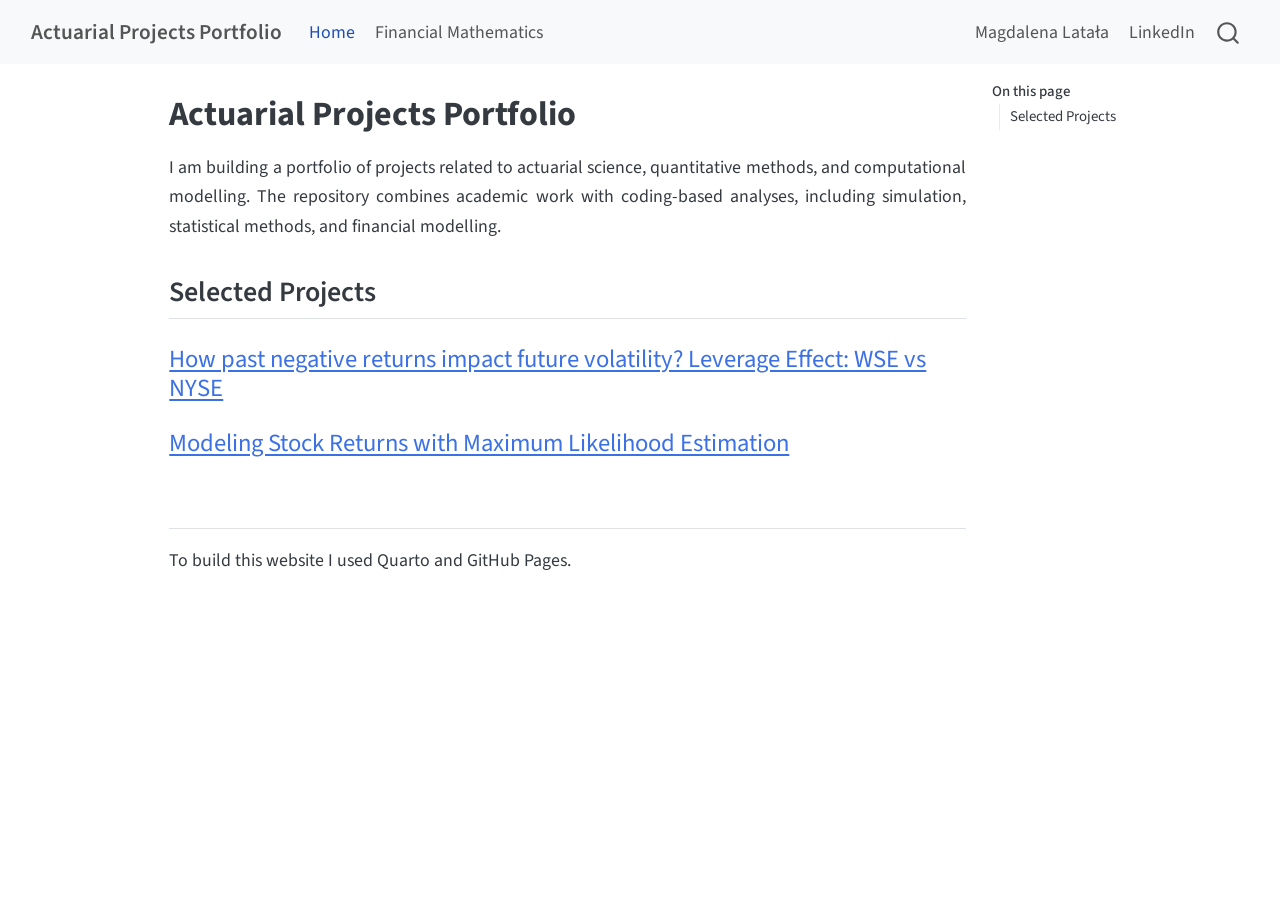
<file: docs/index.html>
<!DOCTYPE html>
<html xmlns="http://www.w3.org/1999/xhtml" lang="en" xml:lang="en"><head>

<meta charset="utf-8">
<meta name="generator" content="quarto-1.9.36">

<meta name="viewport" content="width=device-width, initial-scale=1.0, user-scalable=yes">


<title>Actuarial Projects Portfolio</title>
<style>
/* Default styles provided by pandoc.
** See https://pandoc.org/MANUAL.html#variables-for-html for config info.
*/
code{white-space: pre-wrap;}
span.smallcaps{font-variant: small-caps;}
div.columns{display: flex; gap: min(4vw, 1.5em);}
div.column{flex: auto; overflow-x: auto;}
div.hanging-indent{margin-left: 1.5em; text-indent: -1.5em;}
ul.task-list{list-style: none;}
ul.task-list li input[type="checkbox"] {
  width: 0.8em;
  margin: 0 0.8em 0.2em -1em; /* quarto-specific, see https://github.com/quarto-dev/quarto-cli/issues/4556 */ 
  vertical-align: middle;
}
</style>


<script src="site_libs/quarto-nav/quarto-nav.js"></script>
<script src="site_libs/quarto-nav/headroom.min.js"></script>
<script src="site_libs/clipboard/clipboard.min.js"></script>
<script src="site_libs/quarto-search/autocomplete.umd.js"></script>
<script src="site_libs/quarto-search/fuse.min.js"></script>
<script src="site_libs/quarto-search/quarto-search.js"></script>
<meta name="quarto:offset" content="./">
<script src="site_libs/quarto-html/quarto.js" type="module"></script>
<script src="site_libs/quarto-html/tabsets/tabsets.js" type="module"></script>
<script src="site_libs/quarto-html/popper.min.js"></script>
<script src="site_libs/quarto-html/tippy.umd.min.js"></script>
<script src="site_libs/quarto-html/anchor.min.js"></script>
<link href="site_libs/quarto-html/tippy.css" rel="stylesheet">
<link href="site_libs/quarto-html/quarto-syntax-highlighting-845c23b38eaddc0f92fda52bfe77a8c8.css" rel="stylesheet" id="quarto-text-highlighting-styles">
<script src="site_libs/bootstrap/bootstrap.min.js"></script>
<link href="site_libs/bootstrap/bootstrap-icons.css" rel="stylesheet">
<link href="site_libs/bootstrap/bootstrap-a0f9fd0d421825b736dc1bbcbcba2219.min.css" rel="stylesheet" append-hash="true" id="quarto-bootstrap" data-mode="light">
<script id="quarto-search-options" type="application/json">{
  "location": "navbar",
  "copy-button": false,
  "collapse-after": 3,
  "panel-placement": "end",
  "type": "overlay",
  "limit": 50,
  "keyboard-shortcut": [
    "f",
    "/",
    "s"
  ],
  "show-item-context": false,
  "language": {
    "search-no-results-text": "No results",
    "search-matching-documents-text": "matching documents",
    "search-copy-link-title": "Copy link to search",
    "search-hide-matches-text": "Hide additional matches",
    "search-more-match-text": "more match in this document",
    "search-more-matches-text": "more matches in this document",
    "search-clear-button-title": "Clear",
    "search-text-placeholder": "",
    "search-detached-cancel-button-title": "Cancel",
    "search-submit-button-title": "Submit",
    "search-label": "Search"
  }
}</script>


<link rel="stylesheet" href="styles.css">
</head>

<body class="nav-fixed quarto-light">

<div id="quarto-search-results"></div>
  <header id="quarto-header" class="headroom fixed-top">
    <nav class="navbar navbar-expand-lg " data-bs-theme="dark">
      <div class="navbar-container container-fluid">
      <div class="navbar-brand-container mx-auto">
    <a class="navbar-brand" href="./index.html">
    <span class="navbar-title">Actuarial Projects Portfolio</span>
    </a>
  </div>
            <div id="quarto-search" class="" title="Search"></div>
          <button class="navbar-toggler" type="button" data-bs-toggle="collapse" data-bs-target="#navbarCollapse" aria-controls="navbarCollapse" role="menu" aria-expanded="false" aria-label="Toggle navigation" onclick="if (window.quartoToggleHeadroom) { window.quartoToggleHeadroom(); }">
  <span class="navbar-toggler-icon"></span>
</button>
          <div class="collapse navbar-collapse" id="navbarCollapse">
            <ul class="navbar-nav navbar-nav-scroll me-auto">
  <li class="nav-item">
    <a class="nav-link active" href="./index.html" aria-current="page"> 
<span class="menu-text">Home</span></a>
  </li>  
  <li class="nav-item">
    <a class="nav-link" href="./projects/financial_mathematics.html"> 
<span class="menu-text">Financial Mathematics</span></a>
  </li>  
</ul>
            <ul class="navbar-nav navbar-nav-scroll ms-auto">
  <li class="nav-item">
    <span class="nav-link">
<span class="menu-text">Magdalena Latała</span>
    </span>
  </li>  
  <li class="nav-item">
    <a class="nav-link" href="https://www.linkedin.com/in/ma-latala"> 
<span class="menu-text">LinkedIn</span></a>
  </li>  
</ul>
          </div> <!-- /navcollapse -->
            <div class="quarto-navbar-tools">
</div>
      </div> <!-- /container-fluid -->
    </nav>
</header>
<!-- content -->
<div id="quarto-content" class="quarto-container page-columns page-rows-contents page-layout-article page-navbar">
<!-- sidebar -->
<!-- margin-sidebar -->
    <div id="quarto-margin-sidebar" class="sidebar margin-sidebar">
        <nav id="TOC" role="doc-toc" class="toc-active">
    <h2 id="toc-title">On this page</h2>
   
  <ul>
  <li><a href="#selected-projects" id="toc-selected-projects" class="nav-link active" data-scroll-target="#selected-projects">Selected Projects</a>
  <ul class="collapse">
  <li><a href="#how-past-negative-returns-impact-future-volatility-leverage-effect-wse-vs-nyse" id="toc-how-past-negative-returns-impact-future-volatility-leverage-effect-wse-vs-nyse" class="nav-link" data-scroll-target="#how-past-negative-returns-impact-future-volatility-leverage-effect-wse-vs-nyse">How past negative returns impact future volatility? Leverage Effect: WSE vs NYSE</a></li>
  <li><a href="#modeling-stock-returns-with-maximum-likelihood-estimation" id="toc-modeling-stock-returns-with-maximum-likelihood-estimation" class="nav-link" data-scroll-target="#modeling-stock-returns-with-maximum-likelihood-estimation">Modeling Stock Returns with Maximum Likelihood Estimation</a></li>
  </ul></li>
  <li><a href="#section" id="toc-section" class="nav-link" data-scroll-target="#section"></a></li>
  </ul>
</nav>
    </div>
<!-- main -->
<main class="content" id="quarto-document-content">

<header id="title-block-header" class="quarto-title-block default">
<div class="quarto-title">
<h1 class="title">Actuarial Projects Portfolio</h1>
</div>



<div class="quarto-title-meta">

    
  
    
  </div>
  


</header>


<p>I am building a portfolio of projects related to actuarial science, quantitative methods, and computational modelling. The repository combines academic work with coding-based analyses, including simulation, statistical methods, and financial modelling.</p>
<section id="selected-projects" class="level2">
<h2 class="anchored" data-anchor-id="selected-projects">Selected Projects</h2>
<section id="how-past-negative-returns-impact-future-volatility-leverage-effect-wse-vs-nyse" class="level3">
<h3 class="anchored" data-anchor-id="how-past-negative-returns-impact-future-volatility-leverage-effect-wse-vs-nyse"><a href="./projects/leverage_effect.html">How past negative returns impact future volatility? Leverage Effect: WSE vs NYSE</a></h3>
</section>
<section id="modeling-stock-returns-with-maximum-likelihood-estimation" class="level3">
<h3 class="anchored" data-anchor-id="modeling-stock-returns-with-maximum-likelihood-estimation"><a href="./projects/financial_mathematics/normal_vs_mixture/normal_vs_mixture.html">Modeling Stock Returns with Maximum Likelihood Estimation</a></h3>
</section>
</section>
<section id="section" class="level2">
<h2 class="anchored" data-anchor-id="section"></h2>
<p>To build this website I used Quarto and GitHub Pages.</p>


</section>

</main> <!-- /main -->
<script id="quarto-html-after-body" type="application/javascript">
  window.document.addEventListener("DOMContentLoaded", function (event) {
    const icon = "";
    const anchorJS = new window.AnchorJS();
    anchorJS.options = {
      placement: 'right',
      icon: icon
    };
    anchorJS.add('.anchored');
    const isCodeAnnotation = (el) => {
      for (const clz of el.classList) {
        if (clz.startsWith('code-annotation-')) {                     
          return true;
        }
      }
      return false;
    }
    const onCopySuccess = function(e) {
      // button target
      const button = e.trigger;
      // don't keep focus
      button.blur();
      // flash "checked"
      button.classList.add('code-copy-button-checked');
      var currentTitle = button.getAttribute("title");
      button.setAttribute("title", "Copied!");
      let tooltip;
      if (window.bootstrap) {
        button.setAttribute("data-bs-toggle", "tooltip");
        button.setAttribute("data-bs-placement", "left");
        button.setAttribute("data-bs-title", "Copied!");
        tooltip = new bootstrap.Tooltip(button, 
          { trigger: "manual", 
            customClass: "code-copy-button-tooltip",
            offset: [0, -8]});
        tooltip.show();    
      }
      setTimeout(function() {
        if (tooltip) {
          tooltip.hide();
          button.removeAttribute("data-bs-title");
          button.removeAttribute("data-bs-toggle");
          button.removeAttribute("data-bs-placement");
        }
        button.setAttribute("title", currentTitle);
        button.classList.remove('code-copy-button-checked');
      }, 1000);
      // clear code selection
      e.clearSelection();
    }
    const getTextToCopy = function(trigger) {
      const outerScaffold = trigger.parentElement.cloneNode(true);
      const codeEl = outerScaffold.querySelector('code');
      for (const childEl of codeEl.children) {
        if (isCodeAnnotation(childEl)) {
          childEl.remove();
        }
      }
      return codeEl.innerText;
    }
    const clipboard = new window.ClipboardJS('.code-copy-button:not([data-in-quarto-modal])', {
      text: getTextToCopy
    });
    clipboard.on('success', onCopySuccess);
    if (window.document.getElementById('quarto-embedded-source-code-modal')) {
      const clipboardModal = new window.ClipboardJS('.code-copy-button[data-in-quarto-modal]', {
        text: getTextToCopy,
        container: window.document.getElementById('quarto-embedded-source-code-modal')
      });
      clipboardModal.on('success', onCopySuccess);
    }
      var localhostRegex = new RegExp(/^(?:http|https):\/\/localhost\:?[0-9]*\//);
      var mailtoRegex = new RegExp(/^mailto:/);
        var filterRegex = new RegExp('/' + window.location.host + '/');
      var isInternal = (href) => {
          return filterRegex.test(href) || localhostRegex.test(href) || mailtoRegex.test(href);
      }
      // Inspect non-navigation links and adorn them if external
     var links = window.document.querySelectorAll('a[href]:not(.nav-link):not(.navbar-brand):not(.toc-action):not(.sidebar-link):not(.sidebar-item-toggle):not(.pagination-link):not(.no-external):not([aria-hidden]):not(.dropdown-item):not(.quarto-navigation-tool):not(.about-link)');
      for (var i=0; i<links.length; i++) {
        const link = links[i];
        if (!isInternal(link.href)) {
          // undo the damage that might have been done by quarto-nav.js in the case of
          // links that we want to consider external
          if (link.dataset.originalHref !== undefined) {
            link.href = link.dataset.originalHref;
          }
        }
      }
    function tippyHover(el, contentFn, onTriggerFn, onUntriggerFn) {
      const config = {
        allowHTML: true,
        maxWidth: 500,
        delay: 100,
        arrow: false,
        appendTo: function(el) {
            return el.parentElement;
        },
        interactive: true,
        interactiveBorder: 10,
        theme: 'quarto',
        placement: 'bottom-start',
      };
      if (contentFn) {
        config.content = contentFn;
      }
      if (onTriggerFn) {
        config.onTrigger = onTriggerFn;
      }
      if (onUntriggerFn) {
        config.onUntrigger = onUntriggerFn;
      }
      window.tippy(el, config); 
    }
    const noterefs = window.document.querySelectorAll('a[role="doc-noteref"]');
    for (var i=0; i<noterefs.length; i++) {
      const ref = noterefs[i];
      tippyHover(ref, function() {
        // use id or data attribute instead here
        let href = ref.getAttribute('data-footnote-href') || ref.getAttribute('href');
        try { href = new URL(href).hash; } catch {}
        const id = href.replace(/^#\/?/, "");
        const note = window.document.getElementById(id);
        if (note) {
          return note.innerHTML;
        } else {
          return "";
        }
      });
    }
    const xrefs = window.document.querySelectorAll('a.quarto-xref');
    const processXRef = (id, note) => {
      // Strip column container classes
      const stripColumnClz = (el) => {
        el.classList.remove("page-full", "page-columns");
        if (el.children) {
          for (const child of el.children) {
            stripColumnClz(child);
          }
        }
      }
      stripColumnClz(note)
      if (id === null || id.startsWith('sec-')) {
        // Special case sections, only their first couple elements
        const container = document.createElement("div");
        if (note.children && note.children.length > 2) {
          container.appendChild(note.children[0].cloneNode(true));
          for (let i = 1; i < note.children.length; i++) {
            const child = note.children[i];
            if (child.tagName === "P" && child.innerText === "") {
              continue;
            } else {
              container.appendChild(child.cloneNode(true));
              break;
            }
          }
          if (window.Quarto?.typesetMath) {
            window.Quarto.typesetMath(container);
          }
          return container.innerHTML
        } else {
          if (window.Quarto?.typesetMath) {
            window.Quarto.typesetMath(note);
          }
          return note.innerHTML;
        }
      } else {
        // Remove any anchor links if they are present
        const anchorLink = note.querySelector('a.anchorjs-link');
        if (anchorLink) {
          anchorLink.remove();
        }
        if (window.Quarto?.typesetMath) {
          window.Quarto.typesetMath(note);
        }
        if (note.classList.contains("callout")) {
          return note.outerHTML;
        } else {
          return note.innerHTML;
        }
      }
    }
    for (var i=0; i<xrefs.length; i++) {
      const xref = xrefs[i];
      tippyHover(xref, undefined, function(instance) {
        instance.disable();
        let url = xref.getAttribute('href');
        let hash = undefined; 
        if (url.startsWith('#')) {
          hash = url;
        } else {
          try { hash = new URL(url).hash; } catch {}
        }
        if (hash) {
          const id = hash.replace(/^#\/?/, "");
          const note = window.document.getElementById(id);
          if (note !== null) {
            try {
              const html = processXRef(id, note.cloneNode(true));
              instance.setContent(html);
            } finally {
              instance.enable();
              instance.show();
            }
          } else {
            // See if we can fetch this
            fetch(url.split('#')[0])
            .then(res => res.text())
            .then(html => {
              const parser = new DOMParser();
              const htmlDoc = parser.parseFromString(html, "text/html");
              const note = htmlDoc.getElementById(id);
              if (note !== null) {
                const html = processXRef(id, note);
                instance.setContent(html);
              } 
            }).finally(() => {
              instance.enable();
              instance.show();
            });
          }
        } else {
          // See if we can fetch a full url (with no hash to target)
          // This is a special case and we should probably do some content thinning / targeting
          fetch(url)
          .then(res => res.text())
          .then(html => {
            const parser = new DOMParser();
            const htmlDoc = parser.parseFromString(html, "text/html");
            const note = htmlDoc.querySelector('main.content');
            if (note !== null) {
              // This should only happen for chapter cross references
              // (since there is no id in the URL)
              // remove the first header
              if (note.children.length > 0 && note.children[0].tagName === "HEADER") {
                note.children[0].remove();
              }
              const html = processXRef(null, note);
              instance.setContent(html);
            } 
          }).finally(() => {
            instance.enable();
            instance.show();
          });
        }
      }, function(instance) {
      });
    }
        let selectedAnnoteEl;
        const selectorForAnnotation = ( cell, annotation) => {
          let cellAttr = 'data-code-cell="' + cell + '"';
          let lineAttr = 'data-code-annotation="' +  annotation + '"';
          const selector = 'span[' + cellAttr + '][' + lineAttr + ']';
          return selector;
        }
        const selectCodeLines = (annoteEl) => {
          const doc = window.document;
          const targetCell = annoteEl.getAttribute("data-target-cell");
          const targetAnnotation = annoteEl.getAttribute("data-target-annotation");
          const annoteSpan = window.document.querySelector(selectorForAnnotation(targetCell, targetAnnotation));
          const lines = annoteSpan.getAttribute("data-code-lines").split(",");
          const lineIds = lines.map((line) => {
            return targetCell + "-" + line;
          })
          let top = null;
          let height = null;
          let parent = null;
          if (lineIds.length > 0) {
              //compute the position of the single el (top and bottom and make a div)
              const el = window.document.getElementById(lineIds[0]);
              top = el.offsetTop;
              height = el.offsetHeight;
              parent = el.parentElement.parentElement;
            if (lineIds.length > 1) {
              const lastEl = window.document.getElementById(lineIds[lineIds.length - 1]);
              const bottom = lastEl.offsetTop + lastEl.offsetHeight;
              height = bottom - top;
            }
            if (top !== null && height !== null && parent !== null) {
              // cook up a div (if necessary) and position it 
              let div = window.document.getElementById("code-annotation-line-highlight");
              if (div === null) {
                div = window.document.createElement("div");
                div.setAttribute("id", "code-annotation-line-highlight");
                div.style.position = 'absolute';
                parent.appendChild(div);
              }
              div.style.top = top - 2 + "px";
              div.style.height = height + 4 + "px";
              div.style.left = 0;
              let gutterDiv = window.document.getElementById("code-annotation-line-highlight-gutter");
              if (gutterDiv === null) {
                gutterDiv = window.document.createElement("div");
                gutterDiv.setAttribute("id", "code-annotation-line-highlight-gutter");
                gutterDiv.style.position = 'absolute';
                const codeCell = window.document.getElementById(targetCell);
                const gutter = codeCell.querySelector('.code-annotation-gutter');
                gutter.appendChild(gutterDiv);
              }
              gutterDiv.style.top = top - 2 + "px";
              gutterDiv.style.height = height + 4 + "px";
            }
            selectedAnnoteEl = annoteEl;
          }
        };
        const unselectCodeLines = () => {
          const elementsIds = ["code-annotation-line-highlight", "code-annotation-line-highlight-gutter"];
          elementsIds.forEach((elId) => {
            const div = window.document.getElementById(elId);
            if (div) {
              div.remove();
            }
          });
          selectedAnnoteEl = undefined;
        };
          // Handle positioning of the toggle
      window.addEventListener(
        "resize",
        throttle(() => {
          elRect = undefined;
          if (selectedAnnoteEl) {
            selectCodeLines(selectedAnnoteEl);
          }
        }, 10)
      );
      function throttle(fn, ms) {
      let throttle = false;
      let timer;
        return (...args) => {
          if(!throttle) { // first call gets through
              fn.apply(this, args);
              throttle = true;
          } else { // all the others get throttled
              if(timer) clearTimeout(timer); // cancel #2
              timer = setTimeout(() => {
                fn.apply(this, args);
                timer = throttle = false;
              }, ms);
          }
        };
      }
        // Attach click handler to the DT
        const annoteDls = window.document.querySelectorAll('dt[data-target-cell]');
        for (const annoteDlNode of annoteDls) {
          annoteDlNode.addEventListener('click', (event) => {
            const clickedEl = event.target;
            if (clickedEl !== selectedAnnoteEl) {
              unselectCodeLines();
              const activeEl = window.document.querySelector('dt[data-target-cell].code-annotation-active');
              if (activeEl) {
                activeEl.classList.remove('code-annotation-active');
              }
              selectCodeLines(clickedEl);
              clickedEl.classList.add('code-annotation-active');
            } else {
              // Unselect the line
              unselectCodeLines();
              clickedEl.classList.remove('code-annotation-active');
            }
          });
        }
    const findCites = (el) => {
      const parentEl = el.parentElement;
      if (parentEl) {
        const cites = parentEl.dataset.cites;
        if (cites) {
          return {
            el,
            cites: cites.split(' ')
          };
        } else {
          return findCites(el.parentElement)
        }
      } else {
        return undefined;
      }
    };
    var bibliorefs = window.document.querySelectorAll('a[role="doc-biblioref"]');
    for (var i=0; i<bibliorefs.length; i++) {
      const ref = bibliorefs[i];
      const citeInfo = findCites(ref);
      if (citeInfo) {
        tippyHover(citeInfo.el, function() {
          var popup = window.document.createElement('div');
          citeInfo.cites.forEach(function(cite) {
            var citeDiv = window.document.createElement('div');
            citeDiv.classList.add('hanging-indent');
            citeDiv.classList.add('csl-entry');
            var biblioDiv = window.document.getElementById('ref-' + cite);
            if (biblioDiv) {
              citeDiv.innerHTML = biblioDiv.innerHTML;
            }
            popup.appendChild(citeDiv);
          });
          return popup.innerHTML;
        });
      }
    }
  });
  </script>
</div> <!-- /content -->




</body></html>
</file>
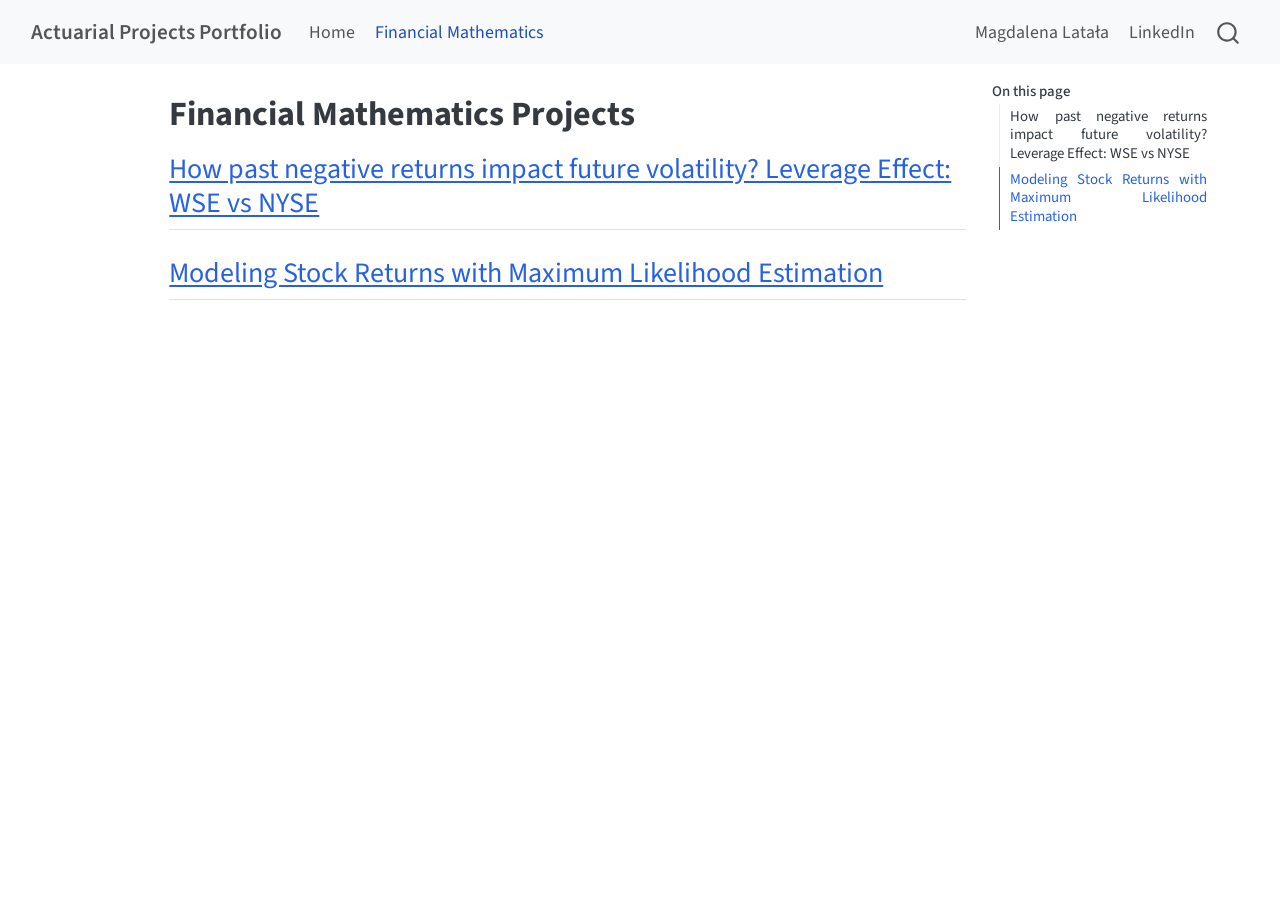
<file: docs/projects/financial_mathematics.html>
<!DOCTYPE html>
<html xmlns="http://www.w3.org/1999/xhtml" lang="en" xml:lang="en"><head>

<meta charset="utf-8">
<meta name="generator" content="quarto-1.9.36">

<meta name="viewport" content="width=device-width, initial-scale=1.0, user-scalable=yes">


<title>Financial Mathematics Projects – Actuarial Projects Portfolio</title>
<style>
/* Default styles provided by pandoc.
** See https://pandoc.org/MANUAL.html#variables-for-html for config info.
*/
code{white-space: pre-wrap;}
span.smallcaps{font-variant: small-caps;}
div.columns{display: flex; gap: min(4vw, 1.5em);}
div.column{flex: auto; overflow-x: auto;}
div.hanging-indent{margin-left: 1.5em; text-indent: -1.5em;}
ul.task-list{list-style: none;}
ul.task-list li input[type="checkbox"] {
  width: 0.8em;
  margin: 0 0.8em 0.2em -1em; /* quarto-specific, see https://github.com/quarto-dev/quarto-cli/issues/4556 */ 
  vertical-align: middle;
}
</style>


<script src="../site_libs/quarto-nav/quarto-nav.js"></script>
<script src="../site_libs/quarto-nav/headroom.min.js"></script>
<script src="../site_libs/clipboard/clipboard.min.js"></script>
<script src="../site_libs/quarto-search/autocomplete.umd.js"></script>
<script src="../site_libs/quarto-search/fuse.min.js"></script>
<script src="../site_libs/quarto-search/quarto-search.js"></script>
<meta name="quarto:offset" content="../">
<script src="../site_libs/quarto-html/quarto.js" type="module"></script>
<script src="../site_libs/quarto-html/tabsets/tabsets.js" type="module"></script>
<script src="../site_libs/quarto-html/popper.min.js"></script>
<script src="../site_libs/quarto-html/tippy.umd.min.js"></script>
<script src="../site_libs/quarto-html/anchor.min.js"></script>
<link href="../site_libs/quarto-html/tippy.css" rel="stylesheet">
<link href="../site_libs/quarto-html/quarto-syntax-highlighting-845c23b38eaddc0f92fda52bfe77a8c8.css" rel="stylesheet" id="quarto-text-highlighting-styles">
<script src="../site_libs/bootstrap/bootstrap.min.js"></script>
<link href="../site_libs/bootstrap/bootstrap-icons.css" rel="stylesheet">
<link href="../site_libs/bootstrap/bootstrap-a0f9fd0d421825b736dc1bbcbcba2219.min.css" rel="stylesheet" append-hash="true" id="quarto-bootstrap" data-mode="light">
<script id="quarto-search-options" type="application/json">{
  "location": "navbar",
  "copy-button": false,
  "collapse-after": 3,
  "panel-placement": "end",
  "type": "overlay",
  "limit": 50,
  "keyboard-shortcut": [
    "f",
    "/",
    "s"
  ],
  "show-item-context": false,
  "language": {
    "search-no-results-text": "No results",
    "search-matching-documents-text": "matching documents",
    "search-copy-link-title": "Copy link to search",
    "search-hide-matches-text": "Hide additional matches",
    "search-more-match-text": "more match in this document",
    "search-more-matches-text": "more matches in this document",
    "search-clear-button-title": "Clear",
    "search-text-placeholder": "",
    "search-detached-cancel-button-title": "Cancel",
    "search-submit-button-title": "Submit",
    "search-label": "Search"
  }
}</script>


<link rel="stylesheet" href="../styles.css">
</head>

<body class="nav-fixed quarto-light">

<div id="quarto-search-results"></div>
  <header id="quarto-header" class="headroom fixed-top">
    <nav class="navbar navbar-expand-lg " data-bs-theme="dark">
      <div class="navbar-container container-fluid">
      <div class="navbar-brand-container mx-auto">
    <a class="navbar-brand" href="../index.html">
    <span class="navbar-title">Actuarial Projects Portfolio</span>
    </a>
  </div>
            <div id="quarto-search" class="" title="Search"></div>
          <button class="navbar-toggler" type="button" data-bs-toggle="collapse" data-bs-target="#navbarCollapse" aria-controls="navbarCollapse" role="menu" aria-expanded="false" aria-label="Toggle navigation" onclick="if (window.quartoToggleHeadroom) { window.quartoToggleHeadroom(); }">
  <span class="navbar-toggler-icon"></span>
</button>
          <div class="collapse navbar-collapse" id="navbarCollapse">
            <ul class="navbar-nav navbar-nav-scroll me-auto">
  <li class="nav-item">
    <a class="nav-link" href="../index.html"> 
<span class="menu-text">Home</span></a>
  </li>  
  <li class="nav-item">
    <a class="nav-link active" href="../projects/financial_mathematics.html" aria-current="page"> 
<span class="menu-text">Financial Mathematics</span></a>
  </li>  
</ul>
            <ul class="navbar-nav navbar-nav-scroll ms-auto">
  <li class="nav-item">
    <span class="nav-link">
<span class="menu-text">Magdalena Latała</span>
    </span>
  </li>  
  <li class="nav-item">
    <a class="nav-link" href="https://www.linkedin.com/in/ma-latala"> 
<span class="menu-text">LinkedIn</span></a>
  </li>  
</ul>
          </div> <!-- /navcollapse -->
            <div class="quarto-navbar-tools">
</div>
      </div> <!-- /container-fluid -->
    </nav>
</header>
<!-- content -->
<div id="quarto-content" class="quarto-container page-columns page-rows-contents page-layout-article page-navbar">
<!-- sidebar -->
<!-- margin-sidebar -->
    <div id="quarto-margin-sidebar" class="sidebar margin-sidebar">
        <nav id="TOC" role="doc-toc" class="toc-active">
    <h2 id="toc-title">On this page</h2>
   
  <ul>
  <li><a href="#how-past-negative-returns-impact-future-volatility-leverage-effect-wse-vs-nyse" id="toc-how-past-negative-returns-impact-future-volatility-leverage-effect-wse-vs-nyse" class="nav-link active" data-scroll-target="#how-past-negative-returns-impact-future-volatility-leverage-effect-wse-vs-nyse">How past negative returns impact future volatility? Leverage Effect: WSE vs NYSE</a></li>
  <li><a href="#modeling-stock-returns-with-maximum-likelihood-estimation" id="toc-modeling-stock-returns-with-maximum-likelihood-estimation" class="nav-link" data-scroll-target="#modeling-stock-returns-with-maximum-likelihood-estimation">Modeling Stock Returns with Maximum Likelihood Estimation</a></li>
  </ul>
</nav>
    </div>
<!-- main -->
<main class="content" id="quarto-document-content">

<header id="title-block-header" class="quarto-title-block default">
<div class="quarto-title">
<h1 class="title">Financial Mathematics Projects</h1>
</div>



<div class="quarto-title-meta">

    
  
    
  </div>
  


</header>


<section id="how-past-negative-returns-impact-future-volatility-leverage-effect-wse-vs-nyse" class="level2">
<h2 class="anchored" data-anchor-id="how-past-negative-returns-impact-future-volatility-leverage-effect-wse-vs-nyse"><a href="../projects/leverage_effect.html">How past negative returns impact future volatility? Leverage Effect: WSE vs NYSE</a></h2>
</section>
<section id="modeling-stock-returns-with-maximum-likelihood-estimation" class="level2">
<h2 class="anchored" data-anchor-id="modeling-stock-returns-with-maximum-likelihood-estimation"><a href="../projects/financial_mathematics/normal_vs_mixture/normal_vs_mixture.html">Modeling Stock Returns with Maximum Likelihood Estimation</a></h2>


</section>

</main> <!-- /main -->
<script id="quarto-html-after-body" type="application/javascript">
  window.document.addEventListener("DOMContentLoaded", function (event) {
    const icon = "";
    const anchorJS = new window.AnchorJS();
    anchorJS.options = {
      placement: 'right',
      icon: icon
    };
    anchorJS.add('.anchored');
    const isCodeAnnotation = (el) => {
      for (const clz of el.classList) {
        if (clz.startsWith('code-annotation-')) {                     
          return true;
        }
      }
      return false;
    }
    const onCopySuccess = function(e) {
      // button target
      const button = e.trigger;
      // don't keep focus
      button.blur();
      // flash "checked"
      button.classList.add('code-copy-button-checked');
      var currentTitle = button.getAttribute("title");
      button.setAttribute("title", "Copied!");
      let tooltip;
      if (window.bootstrap) {
        button.setAttribute("data-bs-toggle", "tooltip");
        button.setAttribute("data-bs-placement", "left");
        button.setAttribute("data-bs-title", "Copied!");
        tooltip = new bootstrap.Tooltip(button, 
          { trigger: "manual", 
            customClass: "code-copy-button-tooltip",
            offset: [0, -8]});
        tooltip.show();    
      }
      setTimeout(function() {
        if (tooltip) {
          tooltip.hide();
          button.removeAttribute("data-bs-title");
          button.removeAttribute("data-bs-toggle");
          button.removeAttribute("data-bs-placement");
        }
        button.setAttribute("title", currentTitle);
        button.classList.remove('code-copy-button-checked');
      }, 1000);
      // clear code selection
      e.clearSelection();
    }
    const getTextToCopy = function(trigger) {
      const outerScaffold = trigger.parentElement.cloneNode(true);
      const codeEl = outerScaffold.querySelector('code');
      for (const childEl of codeEl.children) {
        if (isCodeAnnotation(childEl)) {
          childEl.remove();
        }
      }
      return codeEl.innerText;
    }
    const clipboard = new window.ClipboardJS('.code-copy-button:not([data-in-quarto-modal])', {
      text: getTextToCopy
    });
    clipboard.on('success', onCopySuccess);
    if (window.document.getElementById('quarto-embedded-source-code-modal')) {
      const clipboardModal = new window.ClipboardJS('.code-copy-button[data-in-quarto-modal]', {
        text: getTextToCopy,
        container: window.document.getElementById('quarto-embedded-source-code-modal')
      });
      clipboardModal.on('success', onCopySuccess);
    }
      var localhostRegex = new RegExp(/^(?:http|https):\/\/localhost\:?[0-9]*\//);
      var mailtoRegex = new RegExp(/^mailto:/);
        var filterRegex = new RegExp('/' + window.location.host + '/');
      var isInternal = (href) => {
          return filterRegex.test(href) || localhostRegex.test(href) || mailtoRegex.test(href);
      }
      // Inspect non-navigation links and adorn them if external
     var links = window.document.querySelectorAll('a[href]:not(.nav-link):not(.navbar-brand):not(.toc-action):not(.sidebar-link):not(.sidebar-item-toggle):not(.pagination-link):not(.no-external):not([aria-hidden]):not(.dropdown-item):not(.quarto-navigation-tool):not(.about-link)');
      for (var i=0; i<links.length; i++) {
        const link = links[i];
        if (!isInternal(link.href)) {
          // undo the damage that might have been done by quarto-nav.js in the case of
          // links that we want to consider external
          if (link.dataset.originalHref !== undefined) {
            link.href = link.dataset.originalHref;
          }
        }
      }
    function tippyHover(el, contentFn, onTriggerFn, onUntriggerFn) {
      const config = {
        allowHTML: true,
        maxWidth: 500,
        delay: 100,
        arrow: false,
        appendTo: function(el) {
            return el.parentElement;
        },
        interactive: true,
        interactiveBorder: 10,
        theme: 'quarto',
        placement: 'bottom-start',
      };
      if (contentFn) {
        config.content = contentFn;
      }
      if (onTriggerFn) {
        config.onTrigger = onTriggerFn;
      }
      if (onUntriggerFn) {
        config.onUntrigger = onUntriggerFn;
      }
      window.tippy(el, config); 
    }
    const noterefs = window.document.querySelectorAll('a[role="doc-noteref"]');
    for (var i=0; i<noterefs.length; i++) {
      const ref = noterefs[i];
      tippyHover(ref, function() {
        // use id or data attribute instead here
        let href = ref.getAttribute('data-footnote-href') || ref.getAttribute('href');
        try { href = new URL(href).hash; } catch {}
        const id = href.replace(/^#\/?/, "");
        const note = window.document.getElementById(id);
        if (note) {
          return note.innerHTML;
        } else {
          return "";
        }
      });
    }
    const xrefs = window.document.querySelectorAll('a.quarto-xref');
    const processXRef = (id, note) => {
      // Strip column container classes
      const stripColumnClz = (el) => {
        el.classList.remove("page-full", "page-columns");
        if (el.children) {
          for (const child of el.children) {
            stripColumnClz(child);
          }
        }
      }
      stripColumnClz(note)
      if (id === null || id.startsWith('sec-')) {
        // Special case sections, only their first couple elements
        const container = document.createElement("div");
        if (note.children && note.children.length > 2) {
          container.appendChild(note.children[0].cloneNode(true));
          for (let i = 1; i < note.children.length; i++) {
            const child = note.children[i];
            if (child.tagName === "P" && child.innerText === "") {
              continue;
            } else {
              container.appendChild(child.cloneNode(true));
              break;
            }
          }
          if (window.Quarto?.typesetMath) {
            window.Quarto.typesetMath(container);
          }
          return container.innerHTML
        } else {
          if (window.Quarto?.typesetMath) {
            window.Quarto.typesetMath(note);
          }
          return note.innerHTML;
        }
      } else {
        // Remove any anchor links if they are present
        const anchorLink = note.querySelector('a.anchorjs-link');
        if (anchorLink) {
          anchorLink.remove();
        }
        if (window.Quarto?.typesetMath) {
          window.Quarto.typesetMath(note);
        }
        if (note.classList.contains("callout")) {
          return note.outerHTML;
        } else {
          return note.innerHTML;
        }
      }
    }
    for (var i=0; i<xrefs.length; i++) {
      const xref = xrefs[i];
      tippyHover(xref, undefined, function(instance) {
        instance.disable();
        let url = xref.getAttribute('href');
        let hash = undefined; 
        if (url.startsWith('#')) {
          hash = url;
        } else {
          try { hash = new URL(url).hash; } catch {}
        }
        if (hash) {
          const id = hash.replace(/^#\/?/, "");
          const note = window.document.getElementById(id);
          if (note !== null) {
            try {
              const html = processXRef(id, note.cloneNode(true));
              instance.setContent(html);
            } finally {
              instance.enable();
              instance.show();
            }
          } else {
            // See if we can fetch this
            fetch(url.split('#')[0])
            .then(res => res.text())
            .then(html => {
              const parser = new DOMParser();
              const htmlDoc = parser.parseFromString(html, "text/html");
              const note = htmlDoc.getElementById(id);
              if (note !== null) {
                const html = processXRef(id, note);
                instance.setContent(html);
              } 
            }).finally(() => {
              instance.enable();
              instance.show();
            });
          }
        } else {
          // See if we can fetch a full url (with no hash to target)
          // This is a special case and we should probably do some content thinning / targeting
          fetch(url)
          .then(res => res.text())
          .then(html => {
            const parser = new DOMParser();
            const htmlDoc = parser.parseFromString(html, "text/html");
            const note = htmlDoc.querySelector('main.content');
            if (note !== null) {
              // This should only happen for chapter cross references
              // (since there is no id in the URL)
              // remove the first header
              if (note.children.length > 0 && note.children[0].tagName === "HEADER") {
                note.children[0].remove();
              }
              const html = processXRef(null, note);
              instance.setContent(html);
            } 
          }).finally(() => {
            instance.enable();
            instance.show();
          });
        }
      }, function(instance) {
      });
    }
        let selectedAnnoteEl;
        const selectorForAnnotation = ( cell, annotation) => {
          let cellAttr = 'data-code-cell="' + cell + '"';
          let lineAttr = 'data-code-annotation="' +  annotation + '"';
          const selector = 'span[' + cellAttr + '][' + lineAttr + ']';
          return selector;
        }
        const selectCodeLines = (annoteEl) => {
          const doc = window.document;
          const targetCell = annoteEl.getAttribute("data-target-cell");
          const targetAnnotation = annoteEl.getAttribute("data-target-annotation");
          const annoteSpan = window.document.querySelector(selectorForAnnotation(targetCell, targetAnnotation));
          const lines = annoteSpan.getAttribute("data-code-lines").split(",");
          const lineIds = lines.map((line) => {
            return targetCell + "-" + line;
          })
          let top = null;
          let height = null;
          let parent = null;
          if (lineIds.length > 0) {
              //compute the position of the single el (top and bottom and make a div)
              const el = window.document.getElementById(lineIds[0]);
              top = el.offsetTop;
              height = el.offsetHeight;
              parent = el.parentElement.parentElement;
            if (lineIds.length > 1) {
              const lastEl = window.document.getElementById(lineIds[lineIds.length - 1]);
              const bottom = lastEl.offsetTop + lastEl.offsetHeight;
              height = bottom - top;
            }
            if (top !== null && height !== null && parent !== null) {
              // cook up a div (if necessary) and position it 
              let div = window.document.getElementById("code-annotation-line-highlight");
              if (div === null) {
                div = window.document.createElement("div");
                div.setAttribute("id", "code-annotation-line-highlight");
                div.style.position = 'absolute';
                parent.appendChild(div);
              }
              div.style.top = top - 2 + "px";
              div.style.height = height + 4 + "px";
              div.style.left = 0;
              let gutterDiv = window.document.getElementById("code-annotation-line-highlight-gutter");
              if (gutterDiv === null) {
                gutterDiv = window.document.createElement("div");
                gutterDiv.setAttribute("id", "code-annotation-line-highlight-gutter");
                gutterDiv.style.position = 'absolute';
                const codeCell = window.document.getElementById(targetCell);
                const gutter = codeCell.querySelector('.code-annotation-gutter');
                gutter.appendChild(gutterDiv);
              }
              gutterDiv.style.top = top - 2 + "px";
              gutterDiv.style.height = height + 4 + "px";
            }
            selectedAnnoteEl = annoteEl;
          }
        };
        const unselectCodeLines = () => {
          const elementsIds = ["code-annotation-line-highlight", "code-annotation-line-highlight-gutter"];
          elementsIds.forEach((elId) => {
            const div = window.document.getElementById(elId);
            if (div) {
              div.remove();
            }
          });
          selectedAnnoteEl = undefined;
        };
          // Handle positioning of the toggle
      window.addEventListener(
        "resize",
        throttle(() => {
          elRect = undefined;
          if (selectedAnnoteEl) {
            selectCodeLines(selectedAnnoteEl);
          }
        }, 10)
      );
      function throttle(fn, ms) {
      let throttle = false;
      let timer;
        return (...args) => {
          if(!throttle) { // first call gets through
              fn.apply(this, args);
              throttle = true;
          } else { // all the others get throttled
              if(timer) clearTimeout(timer); // cancel #2
              timer = setTimeout(() => {
                fn.apply(this, args);
                timer = throttle = false;
              }, ms);
          }
        };
      }
        // Attach click handler to the DT
        const annoteDls = window.document.querySelectorAll('dt[data-target-cell]');
        for (const annoteDlNode of annoteDls) {
          annoteDlNode.addEventListener('click', (event) => {
            const clickedEl = event.target;
            if (clickedEl !== selectedAnnoteEl) {
              unselectCodeLines();
              const activeEl = window.document.querySelector('dt[data-target-cell].code-annotation-active');
              if (activeEl) {
                activeEl.classList.remove('code-annotation-active');
              }
              selectCodeLines(clickedEl);
              clickedEl.classList.add('code-annotation-active');
            } else {
              // Unselect the line
              unselectCodeLines();
              clickedEl.classList.remove('code-annotation-active');
            }
          });
        }
    const findCites = (el) => {
      const parentEl = el.parentElement;
      if (parentEl) {
        const cites = parentEl.dataset.cites;
        if (cites) {
          return {
            el,
            cites: cites.split(' ')
          };
        } else {
          return findCites(el.parentElement)
        }
      } else {
        return undefined;
      }
    };
    var bibliorefs = window.document.querySelectorAll('a[role="doc-biblioref"]');
    for (var i=0; i<bibliorefs.length; i++) {
      const ref = bibliorefs[i];
      const citeInfo = findCites(ref);
      if (citeInfo) {
        tippyHover(citeInfo.el, function() {
          var popup = window.document.createElement('div');
          citeInfo.cites.forEach(function(cite) {
            var citeDiv = window.document.createElement('div');
            citeDiv.classList.add('hanging-indent');
            citeDiv.classList.add('csl-entry');
            var biblioDiv = window.document.getElementById('ref-' + cite);
            if (biblioDiv) {
              citeDiv.innerHTML = biblioDiv.innerHTML;
            }
            popup.appendChild(citeDiv);
          });
          return popup.innerHTML;
        });
      }
    }
  });
  </script>
</div> <!-- /content -->




</body></html>
</file>
<file: docs/site_libs/quarto-html/tippy.css>
.tippy-box[data-animation=fade][data-state=hidden]{opacity:0}[data-tippy-root]{max-width:calc(100vw - 10px)}.tippy-box{position:relative;background-color:#333;color:#fff;border-radius:4px;font-size:14px;line-height:1.4;white-space:normal;outline:0;transition-property:transform,visibility,opacity}.tippy-box[data-placement^=top]>.tippy-arrow{bottom:0}.tippy-box[data-placement^=top]>.tippy-arrow:before{bottom:-7px;left:0;border-width:8px 8px 0;border-top-color:initial;transform-origin:center top}.tippy-box[data-placement^=bottom]>.tippy-arrow{top:0}.tippy-box[data-placement^=bottom]>.tippy-arrow:before{top:-7px;left:0;border-width:0 8px 8px;border-bottom-color:initial;transform-origin:center bottom}.tippy-box[data-placement^=left]>.tippy-arrow{right:0}.tippy-box[data-placement^=left]>.tippy-arrow:before{border-width:8px 0 8px 8px;border-left-color:initial;right:-7px;transform-origin:center left}.tippy-box[data-placement^=right]>.tippy-arrow{left:0}.tippy-box[data-placement^=right]>.tippy-arrow:before{left:-7px;border-width:8px 8px 8px 0;border-right-color:initial;transform-origin:center right}.tippy-box[data-inertia][data-state=visible]{transition-timing-function:cubic-bezier(.54,1.5,.38,1.11)}.tippy-arrow{width:16px;height:16px;color:#333}.tippy-arrow:before{content:"";position:absolute;border-color:transparent;border-style:solid}.tippy-content{position:relative;padding:5px 9px;z-index:1}
</file>
<file: docs/site_libs/quarto-html/quarto-syntax-highlighting-845c23b38eaddc0f92fda52bfe77a8c8.css>
/* quarto syntax highlight colors */
:root {
  --quarto-hl-ot-color: #003B4F;
  --quarto-hl-at-color: #657422;
  --quarto-hl-ss-color: #20794D;
  --quarto-hl-an-color: #5E5E5E;
  --quarto-hl-fu-color: #4758AB;
  --quarto-hl-st-color: #20794D;
  --quarto-hl-cf-color: #003B4F;
  --quarto-hl-op-color: #5E5E5E;
  --quarto-hl-er-color: #AD0000;
  --quarto-hl-bn-color: #AD0000;
  --quarto-hl-al-color: #AD0000;
  --quarto-hl-va-color: #111111;
  --quarto-hl-bu-color: inherit;
  --quarto-hl-ex-color: inherit;
  --quarto-hl-pp-color: #AD0000;
  --quarto-hl-in-color: #5E5E5E;
  --quarto-hl-vs-color: #20794D;
  --quarto-hl-wa-color: #5E5E5E;
  --quarto-hl-do-color: #5E5E5E;
  --quarto-hl-im-color: #00769E;
  --quarto-hl-ch-color: #20794D;
  --quarto-hl-dt-color: #AD0000;
  --quarto-hl-fl-color: #AD0000;
  --quarto-hl-co-color: #5E5E5E;
  --quarto-hl-cv-color: #5E5E5E;
  --quarto-hl-cn-color: #8f5902;
  --quarto-hl-sc-color: #5E5E5E;
  --quarto-hl-dv-color: #AD0000;
  --quarto-hl-kw-color: #003B4F;
}

/* other quarto variables */
:root {
  --quarto-font-monospace: SFMono-Regular, Menlo, Monaco, Consolas, "Liberation Mono", "Courier New", monospace;
}

/* syntax highlight based on Pandoc's rules */
pre > code.sourceCode > span {
  color: #003B4F;
}

code.sourceCode > span {
  color: #003B4F;
}

div.sourceCode,
div.sourceCode pre.sourceCode {
  color: #003B4F;
}

/* Normal */
code span {
  color: #003B4F;
}

/* Alert */
code span.al {
  color: #AD0000;
  font-style: inherit;
}

/* Annotation */
code span.an {
  color: #5E5E5E;
  font-style: inherit;
}

/* Attribute */
code span.at {
  color: #657422;
  font-style: inherit;
}

/* BaseN */
code span.bn {
  color: #AD0000;
  font-style: inherit;
}

/* BuiltIn */
code span.bu {
  font-style: inherit;
}

/* ControlFlow */
code span.cf {
  color: #003B4F;
  font-weight: bold;
  font-style: inherit;
}

/* Char */
code span.ch {
  color: #20794D;
  font-style: inherit;
}

/* Constant */
code span.cn {
  color: #8f5902;
  font-style: inherit;
}

/* Comment */
code span.co {
  color: #5E5E5E;
  font-style: inherit;
}

/* CommentVar */
code span.cv {
  color: #5E5E5E;
  font-style: italic;
}

/* Documentation */
code span.do {
  color: #5E5E5E;
  font-style: italic;
}

/* DataType */
code span.dt {
  color: #AD0000;
  font-style: inherit;
}

/* DecVal */
code span.dv {
  color: #AD0000;
  font-style: inherit;
}

/* Error */
code span.er {
  color: #AD0000;
  font-style: inherit;
}

/* Extension */
code span.ex {
  font-style: inherit;
}

/* Float */
code span.fl {
  color: #AD0000;
  font-style: inherit;
}

/* Function */
code span.fu {
  color: #4758AB;
  font-style: inherit;
}

/* Import */
code span.im {
  color: #00769E;
  font-style: inherit;
}

/* Information */
code span.in {
  color: #5E5E5E;
  font-style: inherit;
}

/* Keyword */
code span.kw {
  color: #003B4F;
  font-weight: bold;
  font-style: inherit;
}

/* Operator */
code span.op {
  color: #5E5E5E;
  font-style: inherit;
}

/* Other */
code span.ot {
  color: #003B4F;
  font-style: inherit;
}

/* Preprocessor */
code span.pp {
  color: #AD0000;
  font-style: inherit;
}

/* SpecialChar */
code span.sc {
  color: #5E5E5E;
  font-style: inherit;
}

/* SpecialString */
code span.ss {
  color: #20794D;
  font-style: inherit;
}

/* String */
code span.st {
  color: #20794D;
  font-style: inherit;
}

/* Variable */
code span.va {
  color: #111111;
  font-style: inherit;
}

/* VerbatimString */
code span.vs {
  color: #20794D;
  font-style: inherit;
}

/* Warning */
code span.wa {
  color: #5E5E5E;
  font-style: italic;
}

.prevent-inlining {
  content: "</";
}

/*# sourceMappingURL=ac89f0bb514bba72461919f78549e31c.css.map */
</file>
<file: docs/styles.css>
body {
  max-width: 1400px;
  margin: 0 auto;
  line-height: 1.65;
  font-size: 1.05rem;
}

.quarto-container {
  max-width: 1400px;
}

.navbar-brand {
  font-weight: 600;
}

h1, h2, h3 {
  margin-top: 1.5rem;
}

img {
  border-radius: 8px;
  margin: 1rem 0;
}

.quarto-title-block .title {
  font-weight: 700;
}

p, li {
  text-align: justify;
}

#projectCarousel,#projectCarousel2 {
  max-width: 1000px;
  margin: 2rem auto;
  position: relative;
  padding: 0 60px;
}

#projectCarousel .carousel-item {
  text-align: center;
}

#projectCarousel,#projectCarousel2 .carousel-item img {
  width: 90%;
  max-width: 100%;
  height: auto;
  display: inline-block;
}

.carousel-control-prev-icon,
.carousel-control-next-icon {
  filter: invert(1);
}

.carousel-control-prev,
.carousel-control-next {
  z-index: 10;
  width: 50px;
}
</file>
